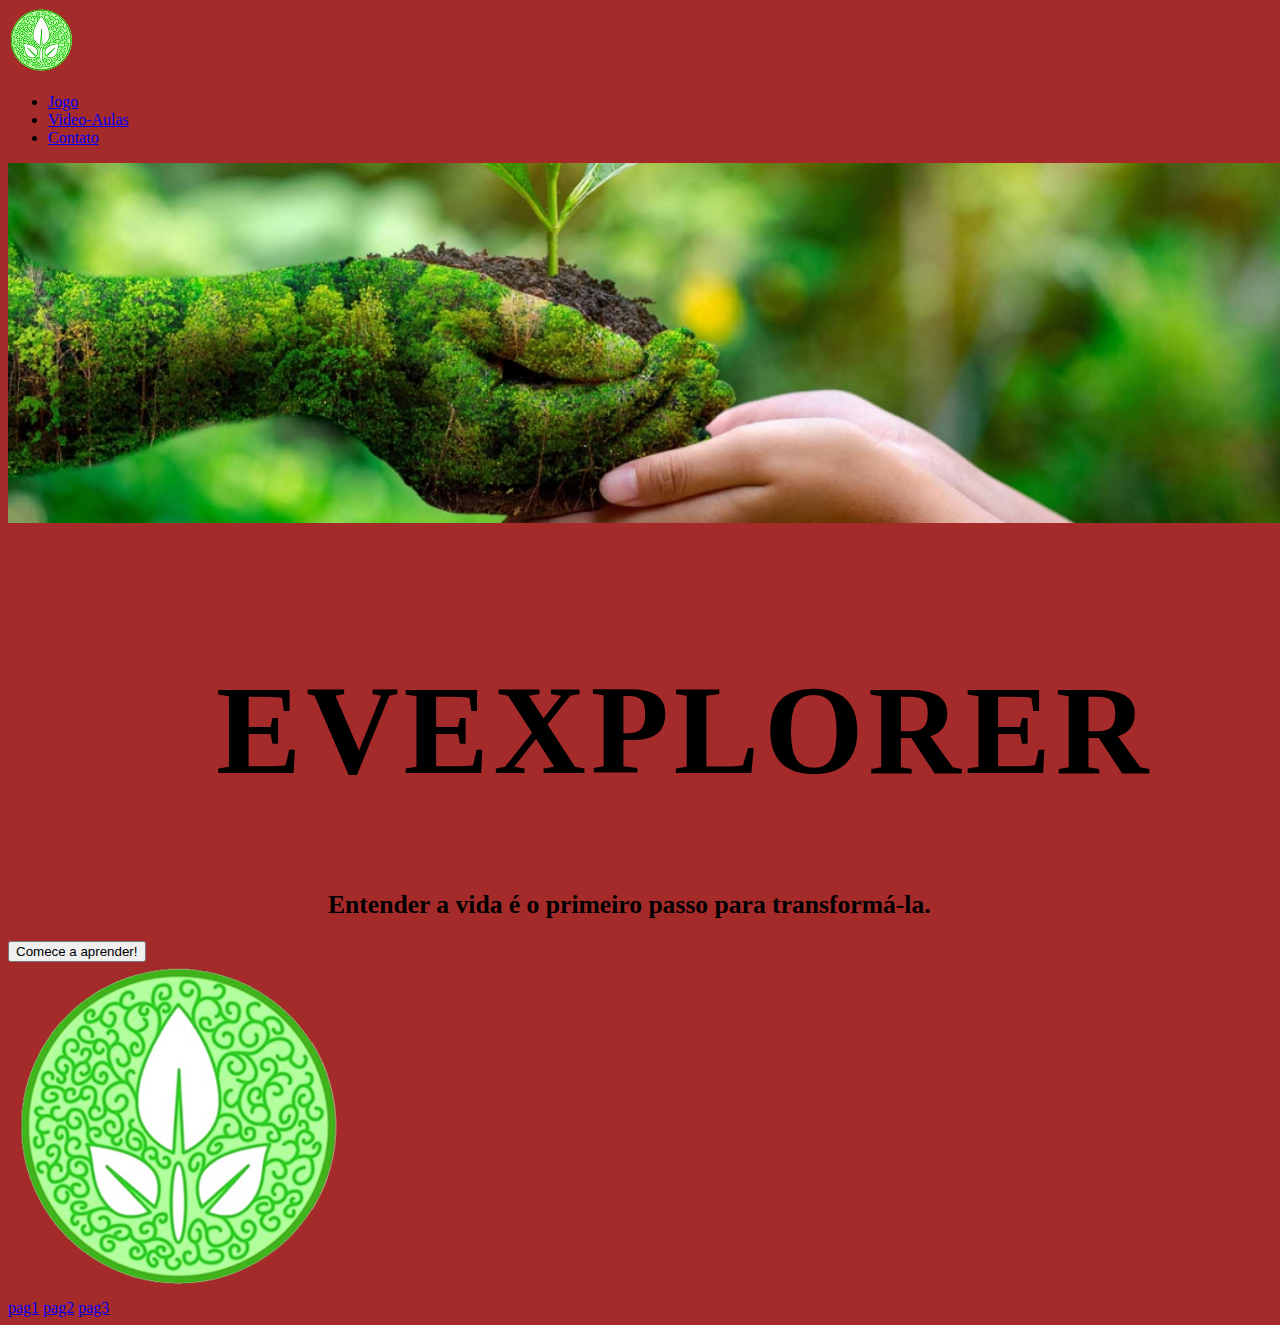
<file: index.html>
<!DOCTYPE html>
<html lang="Pt-Br">
<head>
    <meta charset="UTF-8">
    <meta name="viewport" content="width=, initial-scale=1.0">
    <link rel="stylesheet" href="style.css">
    <script src="script.js"></script>
    <title>Evexplorer</title>
</head>
<body>
  <div data-include="global/global.html"></div>
    <main>
        <img src="./imgs/imagem-verde.png" alt="Imagem Verde" class="banner">

        <section class="intro">
            <div class="texto">
                <h1>EVEXPLORER</h1>
                <h2>Entender a vida é o primeiro passo para transformá-la.</h2>
                <button id="openPopup">Comece a aprender!</button>
            </div>
            <div class="logo-intro">
                <img src="./imgs/logo maior.png" alt="Logo grande">
            </div>
        </section>
    </main>

    <a href="../Matérias/matéria1/materia1.html">pag1</a>
    <a href="../Matérias/matéria2/materia2.html">pag2</a>
    <a href="./Matérias/matéria3/materia3.html">pag3</a>
</body>
</html>
</file>
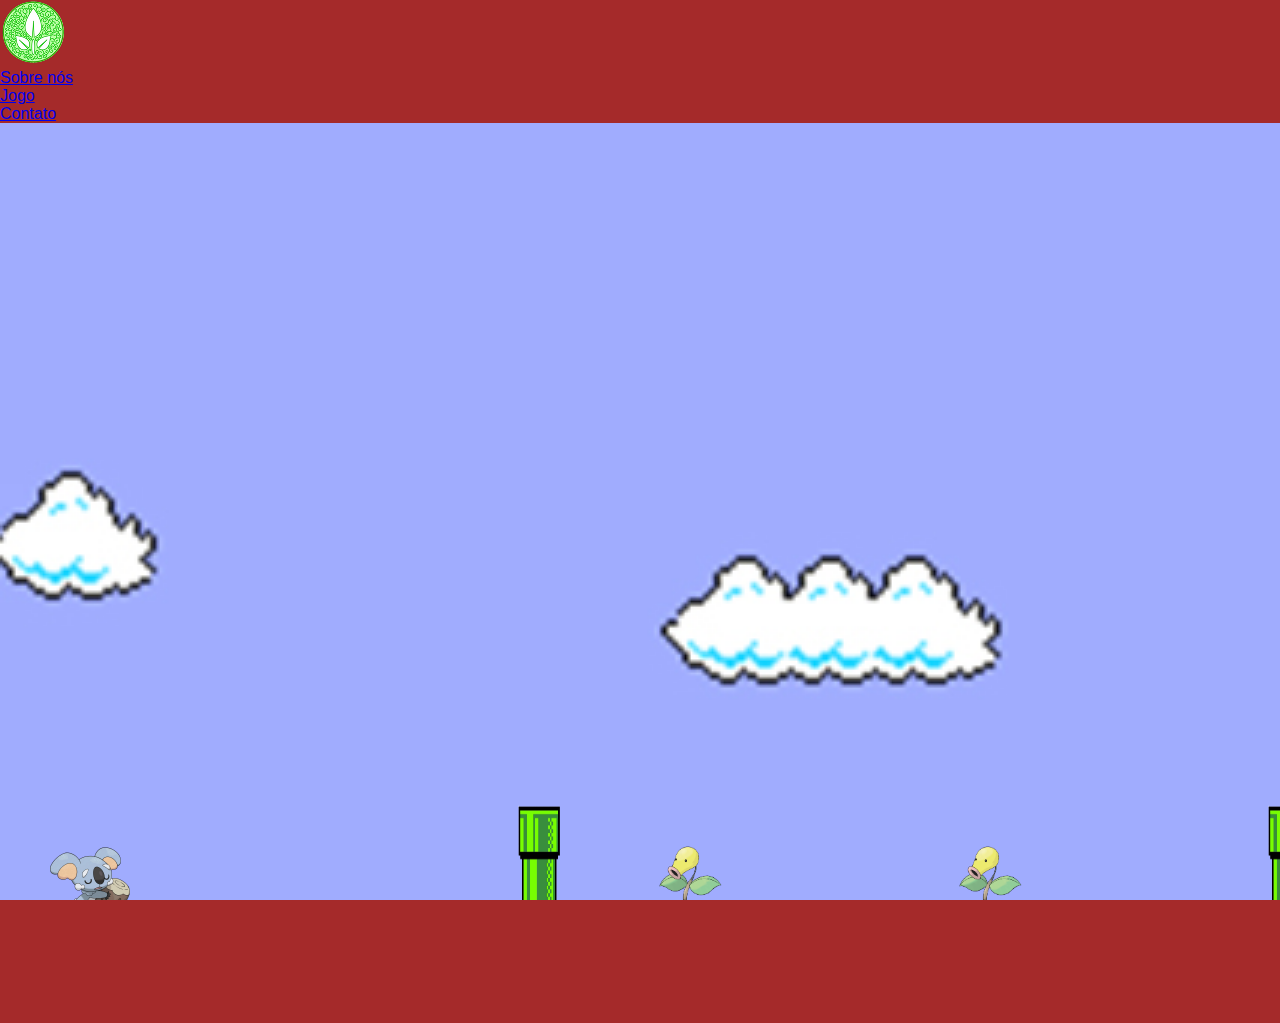
<file: HeaderPages/Jogo.2/index.html>
<!DOCTYPE html>
<html lang="pt-br">
<head>
  <meta charset="UTF-8">
  <title>Evexplorer Game</title>
  <link rel="stylesheet" href="style.css">
  <link rel="preconnect" href="https://fonts.googleapis.com">
<link rel="preconnect" href="https://fonts.gstatic.com" crossorigin>
<link href="https://fonts.googleapis.com/css2?family=Kay+Pho+Du:wght@400;500;600;700&display=swap" rel="stylesheet">
<link rel="preconnect" href="https://fonts.googleapis.com">
<link rel="preconnect" href="https://fonts.gstatic.com" crossorigin>
<link rel="preconnect" href="https://fonts.googleapis.com">
<link rel="preconnect" href="https://fonts.gstatic.com" crossorigin>
<link href="https://fonts.googleapis.com/css2?family=Krona+One&display=swap" rel="stylesheet">
<link href="https://fonts.googleapis.com/css2?family=Kavoon&display=swap" rel="stylesheet"> 
<link rel="shortcut icon" href="../../imgs/logo.png" type="image/x-icon">
</head>
<body>

  <header>
    <a href="../../index.html"><img src="../../imgs/logo.png" alt="Logo" class="logo-header"></a>
    <nav>
        
        <ul>
            <li><a href="../../HeaderPages/Sobre/sobre.html">Sobre nós</a></li>
            <li><a href="../../HeaderPages/Jogo.2/index.html">Jogo</a></li>
            <li><a href="../../HeaderPages/Contato/contato.html">Contato</a></li>
        </ul>
    </nav>
</header>

  <div class="game" id="game">
    <div class="ground"></div>

    
    <img src="koala.png" class="mario" id="mario" alt="Mario">

    
    <img src="cano.png" class="pipe" alt="Cano" style="left: 500px;">
    <img src="inimigo.png" class="inimigo inimigo-pulavel" alt="Inimigo" style="left: 650px;">
    <img src="inimigo.png" class="inimigo inimigo-pulavel" alt="Inimigo" style="left: 950px;">
    <img src="cano.png" class="pipe" alt="Cano" style="left: 1250px;">
    <img src="cano.png" class="pipe blocking-pipe" alt="Cano" style="left: 1600px;">
    <img src="boss.png" class="inimigo grande-inimigo inimigo-pulavel" alt="Boss" style="left: 1750px;">

    
    <div class="end" style="left: 2300px;">🏁</div>
  </div>

  
  <div id="overlay"></div>

  
  <div class="quiz" id="quiz">
    <h2>Quiz de Batalha!</h2>
    <p id="question"></p>
    <div id="alternativas"></div>
  </div>

  <script src="script.js"></script>
</body>
</html>
</file>
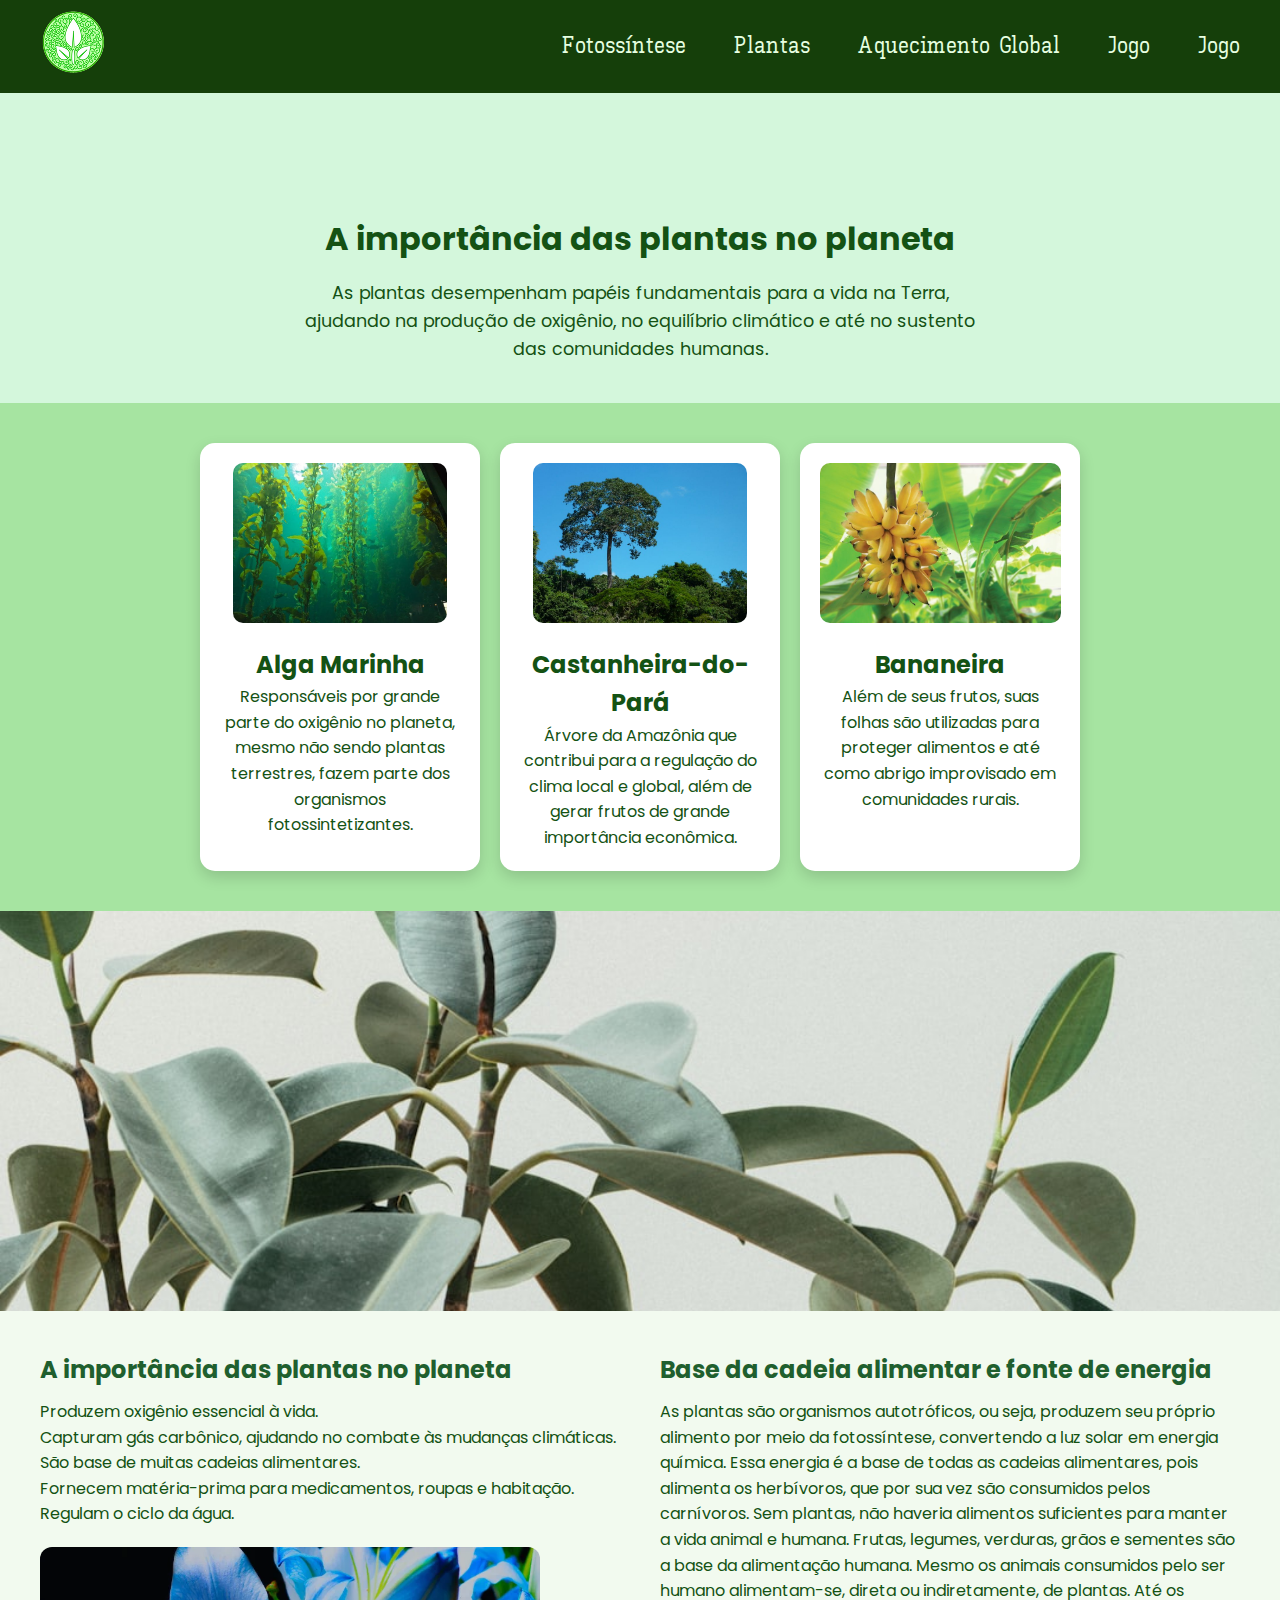
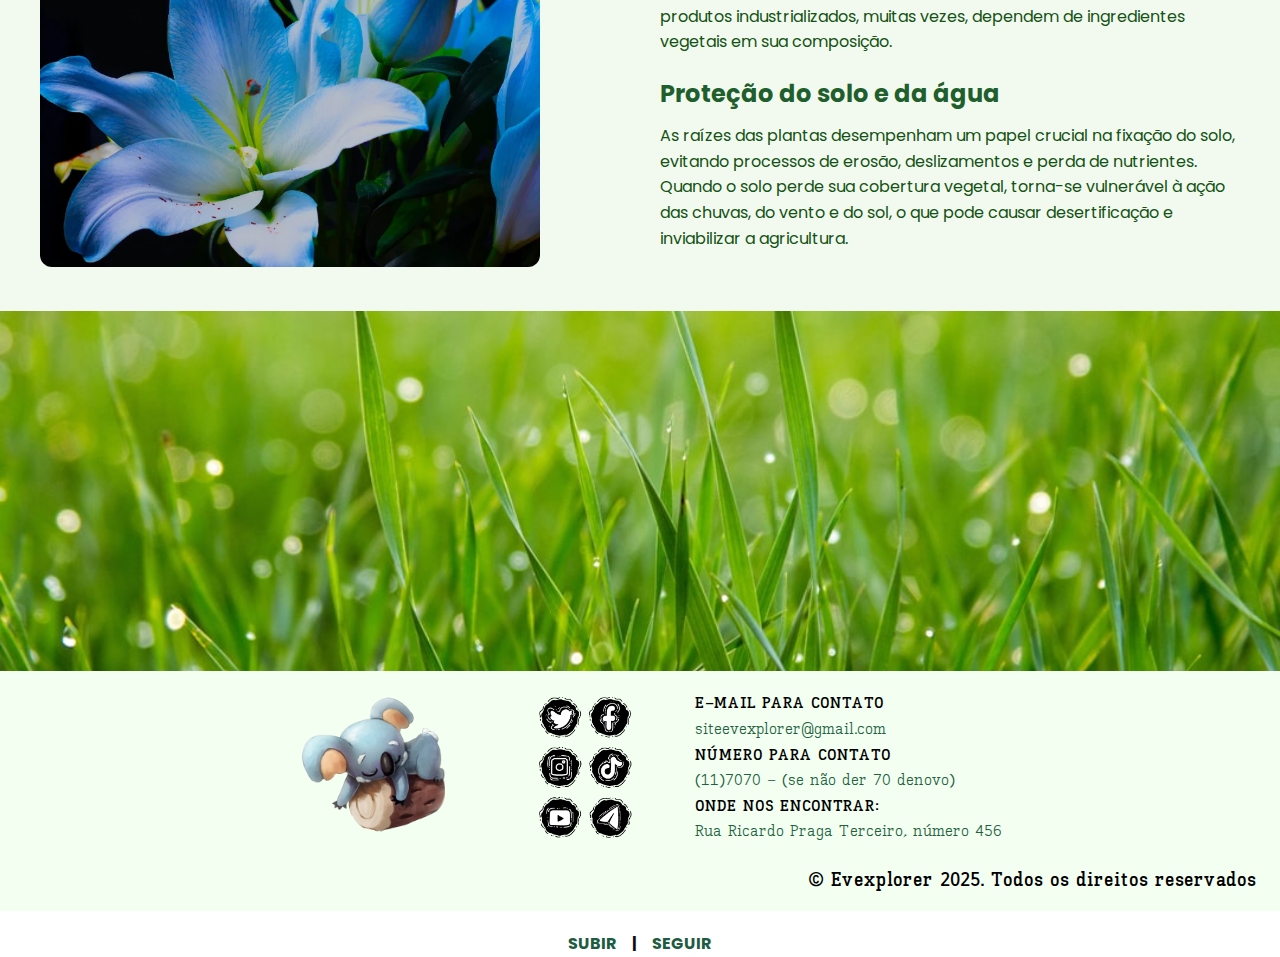
<file: Matérias/matéria2/materia2.html>
<!DOCTYPE html>
<html lang="pt-BR">
<head>
  <meta charset="UTF-8">
  <meta name="viewport" content="width=device-width, initial-scale=1.0">
  <title>Evexplorer</title>
  <link href="https://fonts.googleapis.com/css2?family=Poppins:wght@400;600&display=swap" rel="stylesheet">
  <link rel="preconnect" href="https://fonts.googleapis.com">
  <link rel="preconnect" href="https://fonts.gstatic.com" crossorigin>
  <link rel="preconnect" href="https://fonts.googleapis.com">
<link href="https://fonts.googleapis.com/css2?family=Klee+One&family=Koh+Santepheap:wght@100;300;400;700;900&display=swap" rel="stylesheet">
<link href="https://fonts.googleapis.com/css2?family=Kay+Pho+Du:wght@400;500;600;700&family=Klee+One&display=swap" rel="stylesheet">
  <link rel="stylesheet" href="materia2.css">
  <script src="materia2.js" defer></script>
  <link rel="shortcut icon" href="../../imgs/logo.png" type="image/x-icon">
</head>
<body>
  <header>
    <a href="../../index.html"><img src="../../imgs/logo.png" alt="Logo" class="logo-header"></a>
  <nav>
    <ul>
      
      <li><a href="../matéria1/materia1.html">Fotossíntese</a></li>
      <li><a href="../matéria2/materia2.html">Plantas</a></li>
      <li><a href="../matéria3/materia3.html">Aquecimento Global</a></li>
      <li><a href="../../HeaderPages/Jogo/jogo.html">Jogo</a></li>
      <li><a href="../../Jogo.2/index.html">Jogo</a></li>
    </ul>
  </nav>
</header>

  
  <section class="intro">
    <h1>A importância das plantas no planeta </h1>
    <p>As plantas desempenham papéis fundamentais para a vida na Terra, ajudando na produção de oxigênio, no equilíbrio climático e até no sustento das comunidades humanas.</p>
  </section>

  
  <section class="cards-container">
    <div class="card">
      <img src="AlgaMarinha.png" alt="Alga Marinha">
      <h2>Alga Marinha</h2>
      <p>Responsáveis por grande parte do oxigênio no planeta, mesmo não sendo plantas terrestres, fazem parte dos organismos fotossintetizantes.</p>
    </div>

    <div class="card">
      <img src="castanha-do-para.png" alt="Castanheira-do-Pará">
      <h2>Castanheira-do-Pará</h2>
      <p>Árvore da Amazônia que contribui para a regulação do clima local e global, além de gerar frutos de grande importância econômica.</p>
    </div>

    <div class="card">
      <img src="bananeira.png" alt="Bananeira">
      <h2>Bananeira</h2>
      <p>Além de seus frutos, suas folhas são utilizadas para proteger alimentos e até como abrigo improvisado em comunidades rurais.</p>
    </div>
  </section>

  
  <section class="banner">
    <img src="materias2planta.jpg" alt="Planta destaque">
  </section>

  
  <section class="content-grid">
    <div class="left">
      <h2>A importância das plantas no planeta</h2>
      <p>Produzem oxigênio essencial à vida.<br>
         Capturam gás carbônico, ajudando no combate às mudanças climáticas.<br>
         São base de muitas cadeias alimentares.<br>
         Fornecem matéria-prima para medicamentos, roupas e habitação.<br>
         Regulam o ciclo da água.</p>
      <img src="PlantaAzul.png" alt="Flor azul" class="img-conteudo">
    </div>
  
    <div class="right">
      <h2>Base da cadeia alimentar e fonte de energia</h2>
      <p>As plantas são organismos autotróficos, ou seja, produzem seu próprio alimento por meio da fotossíntese, convertendo a luz solar em energia química. Essa energia é a base de todas as cadeias alimentares, pois alimenta os herbívoros, que por sua vez são consumidos pelos carnívoros. Sem plantas, não haveria alimentos suficientes para manter a vida animal e humana.
        Frutas, legumes, verduras, grãos e sementes são a base da alimentação humana. Mesmo os animais consumidos pelo ser humano alimentam-se, direta ou indiretamente, de plantas. Até os produtos industrializados, muitas vezes, dependem de ingredientes vegetais em sua composição.</p>
  
      <h2>Proteção do solo e da água</h2>
      <p>As raízes das plantas desempenham um papel crucial na fixação do solo, evitando processos de erosão, deslizamentos e perda de nutrientes. Quando o solo perde sua cobertura vegetal, torna-se vulnerável à ação das chuvas, do vento e do sol, o que pode causar desertificação e inviabilizar a agricultura.</p>
    </div>
  </section>
  
  <section class="grass-banner">
    <img src="GramaFundo.jpg" alt="Grama com gotas de orvalho">
  </section>
  
  

 
</div>
<section class="footer">
  <footer>
    <div class="footer-top">
      <img src="Koala.png" alt="koala" class="koala">
      <img src="image copy 6.png" alt="redes sociais" class="icones">
  
      <div class="footer-info">
        <p><strong>E-MAIL PARA CONTATO</strong><br>
        siteevexplorer@gmail.com</p>
  
        <p><strong>NÚMERO PARA CONTATO</strong><br>
        (11)7070 – (se não der 70 denovo)</p>
  
        <p><strong>ONDE NOS ENCONTRAR:</strong><br>
        Rua Ricardo Praga Terceiro, número 456</p>
      </div>
    </div>
  
    <div class="footer-bottom">
      <h2>© Evexplorer 2025. Todos os direitos reservados</h2>
    </div>
  </footer>
</section>

<section class="voltar-topo">
  <div class="footer-nav">
    <a href="#header">SUBIR</a>
    <span>|</span>
    <a href="../../HeaderPages/Videos/videos.html">SEGUIR</a>
  </div>
</section>
</body>
</html>
</file>
<file: style.css>
@import url(global/global.css);

.banner {
    width: 100vw;   
    height: 40vh; 
    object-fit: cover;
    display: block; 
}

.logo-grande {
    padding: 30rem;
    display: flex;
    justify-content: flex-end;
}

h1 {
    padding-top: 3rem;
    padding-left: 13rem;
    font-size: 8rem;
    letter-spacing: 0.3rem;
    font-family: Kavoon,;
    color: var(--verde-musgo-escuro);
    
}

h2 {
   color: var(--verde-azulado);
   font-size: 1.6rem;
   padding-left: 20rem;
}

.botao {
    background-color: var(--Verde-oliva-claro); 
    color: black;            
    border: none;             
    padding: 1rem 3rem;      
    border-radius: 2rem;      
    font-size: 1.125rem;           
    font-weight: 500;       
    cursor: pointer;          
    font-family: Krona One;
  }
  
  .botao:hover {
    background-color: #5c8651;
  }

  .div-botao {
    padding: 2rem 0rem 0rem 30rem;
    display: inline-block; 
      
  }

  .logo-intro{

  }

  .texto img {

    justify-content: space-between; /* texto à esquerda, logo à direita */
    align-items: center; /* centraliza verticalmente */
    padding: 2rem;
  }

  section{
    
  }
</file>
<file: HeaderPages/Jogo.2/style.css>
@import url(../../global/global.css);
/* Reset geral */
* {
  margin: 0;
  padding: 0;
  box-sizing: border-box;
}

html, body {
  height: 100%;
  overflow-x: auto;
  font-family: sans-serif;
  overflow-y:scroll;
}

/* Container principal */
.game {
  width: 2500px;
  height: 100vh;
  position: relative;
  overflow: hidden;
  background: url(./ceu.png) repeat-x;
  background-size: cover;
}

/* Chão no fundo da tela */
.ground {
  position: absolute;
  bottom: 0;
  width: 100%;
  height: 100px;
  background: url("chao.png") repeat;
  background-size: 80px auto;
  z-index: 0;
}

/* Mario */
.mario {
  width: 80px;
  position: absolute;
  bottom: 100px; /* alinhado com o chão */
  left: 50px;
  z-index: 2;
}

/* Cano */
.pipe {
  width: 80px;
  height: 120px;
  position: absolute;
  bottom: 100px; /* em cima do chão */
  z-index: 2;
}

/* Inimigos */
.inimigo {
  width: 80px;
  position: absolute;
  bottom: 100px;
  z-index: 2;
}

.big-enemy {
  width: 140px;
  height: 140px;
}

/* Bandeira de chegada */
.end {
  position: absolute;
  bottom: 220px;
  font-size: 40px;
  z-index: 2;
}

/* Quiz estilizado */
.quiz {
  display: none;
  position: fixed;
  top: 50%;
  left: 50%;
  transform: translate(-50%, -50%);
  background: white;
  padding: 20px;
  border-radius: 12px;
  box-shadow: 0 4px 12px rgba(0,0,0,0.3);
  z-index: 1001;
  text-align: center;
}

.quiz button {
  display: block;
  margin: 8px auto;
  padding: 10px 20px;
  font-size: 16px;
  border: none;
  border-radius: 6px;
  background: #4caf50;
  color: white;
  cursor: pointer;
  transition: background 0.2s;
}

.quiz button:hover {
  background: #45a049;
}

/* Overlay escurecido */
#overlay {
  display: none;
  position: fixed;
  top: 0; 
  left: 0;
  width: 100%; 
  height: 100%;
  background: rgba(0,0,0,0.6);
  z-index: 1000;
  opacity: 0;
  transition: opacity 0.4s ease;
}

#overlay.show {
  display: block;
  opacity: 1;
}

.mensagem-vitoria {
  position: fixed;
  top: 50%;
  left: 50%;
  transform: translate(-50%, -50%);
  background: white;
  padding: 30px 50px;
  border-radius: 12px;
  font-size: 28px;
  font-weight: bold;
  color: #2e7d32;
  box-shadow: 0 4px 12px rgba(0,0,0,0.4);
  z-index: 2000;
  text-align: center;
  animation: aparecer 0.5s ease;
}

@keyframes aparecer {
  from { opacity: 0; transform: translate(-50%, -40%); }
  to   { opacity: 1; transform: translate(-50%, -50%); }
}
</file>
<file: Matérias/matéria2/materia2.css>
/* Reset */
* {
  margin: 0;
  padding: 0;
  box-sizing: border-box;
}

:root {
  --verde-floresta-escuro: #153F0A;
  --Verde-erva-doce: #E7FFE1;
  --verde-jade-claro: #a7dfa7;

  --light: #F7FFF5;
  --light-hover: #F3FFF0;
  --light-active: #E7FFE1;

  --normal: #B1FF9E;
  --normal-hover: #9FE68E;
  --normal-active: #8ECC7E;

  --dark: #85BF77;
  --dark-hover: #6A995F;
  --dark-active: #507347;

  --darker: #72E210;

  --extra-light-1: #ECF8E8;
  --extra-light-2: #E2F4DD;
  --extra-light-3: #C3E8B9;

  --extra-green-1: #3DB41C;
  --extra-green-2: #37A219;
  --extra-green-3: #319016;

  --extra-deep-1: #2E8715;
  --extra-deep-2: #256C11;
  --extra-deep-3: #1B510D;
}

body {
  font-family: 'Poppins', sans-serif;
  color: #145214;
  line-height: 1.6;
}

header {
  background-color: var(--verde-floresta-escuro);
  display: flex;
  justify-content: space-between;
  align-items: center;
  padding: 0.625rem 2.5rem;
}

.logo {
  height: 3.125rem; /* 50px */
}

nav ul {
  list-style: none;
  display: flex;
  gap: 3rem;
}

nav ul li a {
  text-decoration: none;
  color: var(--Verde-erva-doce);
  font-size: 1.4rem;
  font-family: kay pho du, sans-serif;
  font-weight: 500;
  display: inline-block;
  transition: all 0.3s ease;
}

nav ul li a:hover {
  color: var(--verde-jade-claro);
  transform: scale(1.1);
}

/* Intro */
.intro {
  text-align: center;
  padding: 7.5rem 1.25rem 2.5rem; /* 120px 20px 40px */
  background: #d4f7dc;
}

.intro h1 {
  font-size: 2rem;
  margin-bottom: 0.9375rem; /* 15px */
}

.intro p {
  font-size: 1.1rem;
  max-width: 43.75rem; /* 700px */
  margin: 0 auto;
}

/* Cards */
.cards-container {
  display: flex;
  gap: 1.25rem; /* 20px */
  flex-wrap: wrap;
  justify-content: center;
  padding: 2.5rem 1.25rem; /* 40px 20px */
  background: #a6e4a1;
}

.card {
  background: #fff;
  border-radius: 0.9375rem; /* 15px */
  padding: 1.25rem; /* 20px */
  width: 17.5rem; /* 280px */
  box-shadow: 0 0.375rem 0.9375rem rgba(0,0,0,0.15); /* 6px 15px */
  text-align: center;
  transition: transform 0.3s, box-shadow 0.3s;
}

.card img {
  height: 10rem; /* 160px */
  margin-bottom: 0.9375rem; /* 15px */
  border-radius: 0.625rem; /* 10px */
  object-fit: cover;
}

.card:hover {
  transform: translateY(-0.3125rem); /* 5px */
  box-shadow: 0 0.75rem 1.5625rem rgba(0,0,0,0.25); /* 12px 25px */
}

/* Banner */
.banner img {
  width: 100%;
  height: 25rem; /* 400px */
  object-fit: cover;
  display: block;
}

/* Conteúdo em colunas */
.content {
  display: flex;
  gap: 1.875rem; /* 30px */
  padding: 2.5rem 1.25rem; /* 40px 20px */
  background: #f5fff5;
}

.column {
  flex: 1;
}

.column img {
  margin-top: 1.25rem; /* 20px */
  max-width: 100%;
  border-radius: 0.75rem; /* 12px */
}

/* Banner de grama */
.grass-banner {
  background: url("GramaFundo.jpg") no-repeat center/cover;
  height: 22.5rem; /* 250px */
}

/* Rodapé */
section.footer {
  display: block;
  margin: 0;
  padding: 0;
  width: 100%;
}

footer {
  background-color: var(--light-hover);
  color: black;
  padding: 2rem 1.5rem;
  font-family: "Kay Pho Du", sans-serif;
  width: 100%;
  display: flex;
  flex-direction: column;
  justify-content: center;
  align-items: center;
  position: relative;
  height: 15rem;
}

.footer-top {
  display: flex;
  justify-content: center;
  align-items: center;
  gap: 2.5rem;
  flex-wrap: wrap;
  margin-bottom: 3rem;
}

.footer-top strong {
  color: black;
}

.footer-top p {
  color: #20603C;
}

footer img.koala {
  max-height: 12rem;
  margin: 0 1.5rem;
  height: 14rem;
  width: auto;
}

.icones {
  max-width: 6rem;
  display: flex;
  justify-content: center;
  align-items: center;
}

.footer-info {
  text-align: left;
  color: black;
  padding: 20px;
  border-radius: 10px;
}

.footer-bottom {
  position: absolute;
  bottom: 1rem;
  right: 1.5rem;
  font-size: 0.875rem;
  color: black;
  font-weight: bold;
}

.footer-bottom h2 {
  color: black;
  font-size: 1.2rem;
}

.footer-nav {
  margin-top: 20px;
  display: flex;
  justify-content: center;
  align-items: center;
  gap: 15px;
  font-weight: bold;
}

.footer-nav a {
  color: rgb(30, 92, 66);
  text-decoration: none;
}

.footer-nav a:hover {
  text-decoration: underline;
}

.voltar-topo {
  display: flex;
  justify-content: center;
  align-items: center;
}

span {
  color: #0e0e0e;
  text-decoration: underline;
}

.voltar-topo button {
  font-family: "Kay Pho Du", sans-serif;
  background: none;
  border: none;
  color: #1a0505;
  cursor: pointer;
  text-decoration: underline;
}


.efeitos-cima {
  column-count: 2;
  column-gap: 3rem;
}

.efeitos-cima p {
  color: var(--extra-light-3);
  text-align: justify;
  line-height: 1.7;
  font-size: 1.2rem;   
  align-items: stretch;
}


.efeitos-cima p.segunda-coluna {
  break-before: column; 
}


.effeitos-texto {
  font-size: 1.2rem;
  line-height: 1.6;
}


    .causas {
      margin-bottom: 20px;
    }

.causas .texto-esquerda p {
  font-size: 1.8125rem;
}

.causas .texto-esquerda h2 {
  font-size: 3.0625rem;
}

.folhagem {
  width: 100%;
  height: auto;
  display: block;
}
.content-grid {
  display: grid;
  grid-template-columns: 1fr 1fr; /* duas colunas iguais */
  gap: 2.5rem; /* 40px / 16 = 2.5rem */
  padding: 2.5rem; /* 40px / 16 = 2.5rem */
  background-color: #f2faef;
}

.content-grid h2 {
  color: #1f5f2e;     
  margin-bottom: 0.625rem; /* 10px / 16 = 0.625rem */
}

.content-grid p {
  margin-bottom: 1.25rem; /* 20px / 16 = 1.25rem */
  line-height: 1.6;
}

/* Imagem da flor azul */
.img-conteudo {
  width: 100%;
  max-width: 31.25rem; /* 500px / 16 = 31.25rem */
  border-radius: 0.75rem; /* 12px / 16 = 0.75rem */
  margin-top: 1.25rem; /* 20px / 16 = 1.25rem */
  display: block;
}

/* Banner grama */
.grass-banner {
  width: 100%;
  overflow: hidden;
}

.grass-banner img {
  width: 100%;
  height: 22.5rem; /* 360px / 16 = 22.5rem */
  object-fit: cover;
  display: block;
}
</file>
